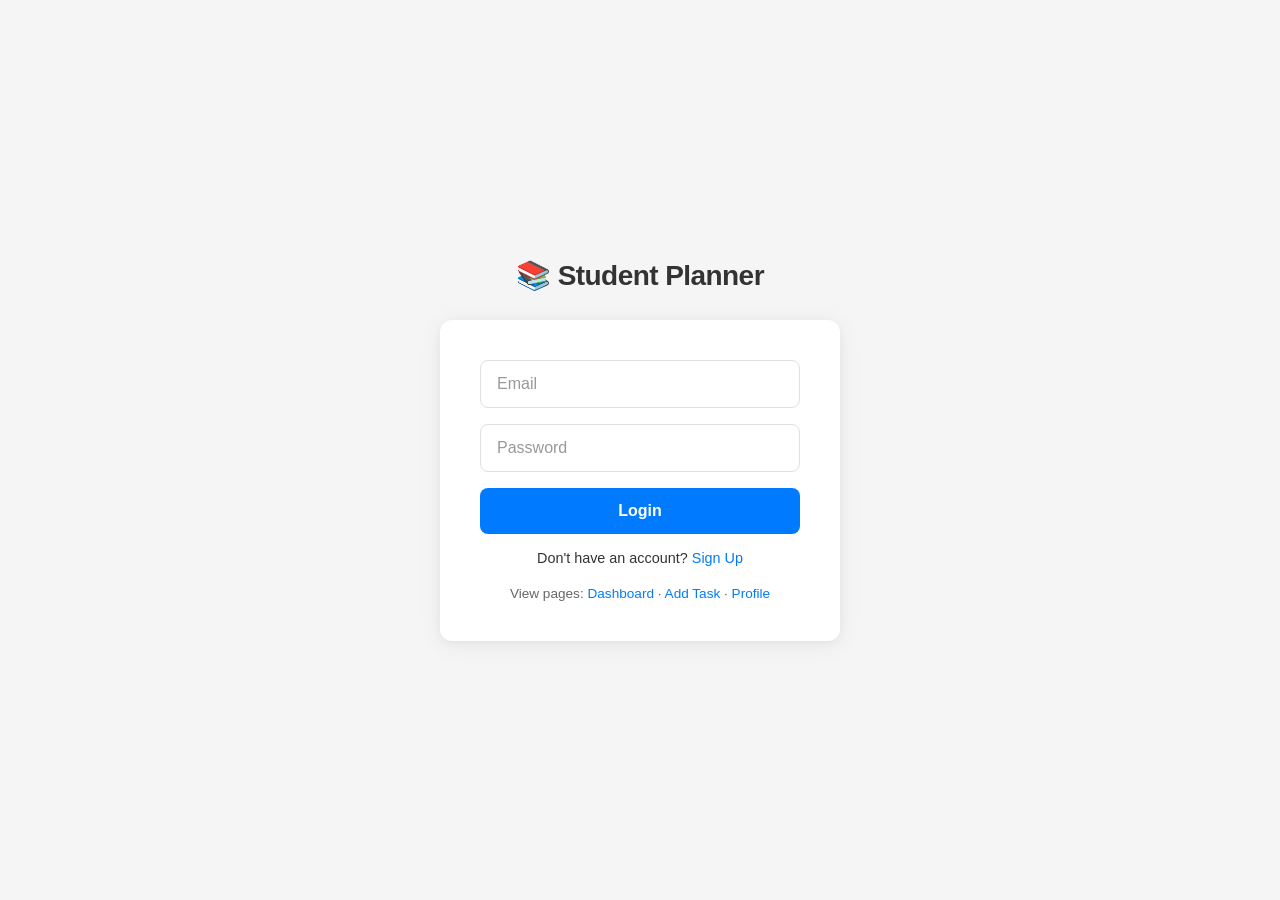
<file: index.html>
<!DOCTYPE html>
<html lang="en">
<head>
  <meta charset="UTF-8">
  <meta name="viewport" content="width=device-width, initial-scale=1.0">
  <title>Login – Student Planner</title>
  <link rel="stylesheet" href="css/style.css">
</head>
<body>
  <main class="login-page">
    <header class="login-header">
      <h1>📚 Student Planner</h1>
    </header>
    <div class="login-form-container">
      <form class="login-form" action="dashboard.html" method="get">
        <input type="email" name="email" placeholder="Email" required>
        <input type="password" name="password" placeholder="Password" required>
        <button type="submit" class="login-btn">Login</button>
      </form>
      <p class="login-signup-link">Don't have an account? <a href="signup.html">Sign Up</a></p>
      <p class="login-browse-pages">View pages: <a href="dashboard.html">Dashboard</a> · <a href="add-task.html">Add Task</a> · <a href="profile.html">Profile</a></p>
    </div>
  </main>
</body>
</html>
</file>
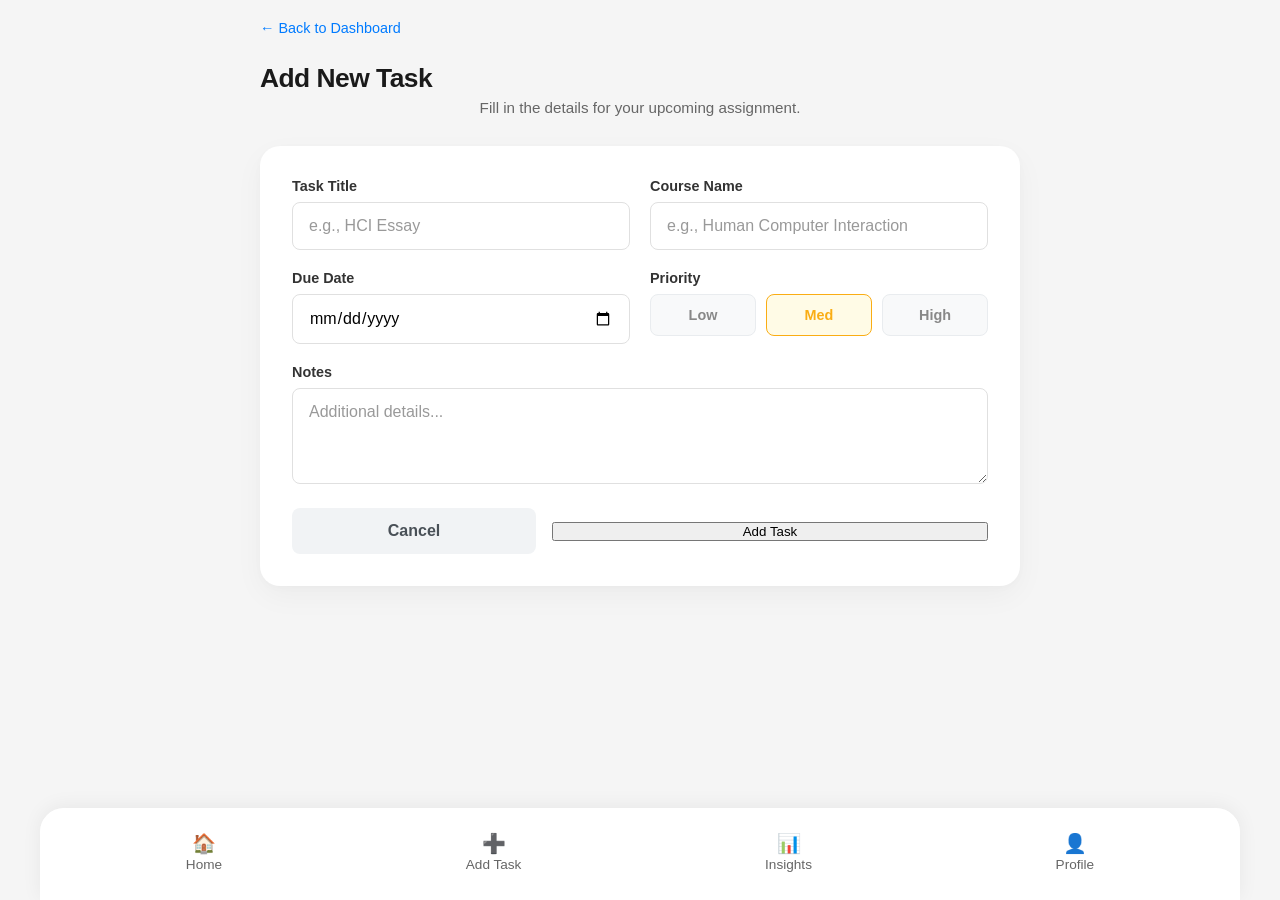
<file: add-task.html>
<!DOCTYPE html>
<html lang="en">
<head>
  <meta charset="UTF-8">
  <meta name="viewport" content="width=device-width, initial-scale=1.0">
  <title>Add Task – Student Planner</title>
  <link rel="stylesheet" href="css/style.css">
</head>
<body>
  <main class="add-task-page fade-in-animation">
    <header class="dashboard-header">
      <div class="header-top">
        <p class="back-to-login"><a href="dashboard.html">← Back to Dashboard</a></p>
      </div>
      <div class="welcome-section">
        <h1>Add New Task</h1>
        <p class="subtitle dashboard-subtitle">Fill in the details for your upcoming assignment.</p>
      </div>
    </header>

    <div class="add-task-form-container modern-card">
      <form class="add-task-form" action="dashboard.html" method="get">
        
        <div class="form-grid">
          <div class="form-group">
            <label for="task-title">Task Title</label>
            <input type="text" id="task-title" name="title" placeholder="e.g., HCI Essay" required>
          </div>
          <div class="form-group">
            <label for="course-name">Course Name</label>
            <input type="text" id="course-name" name="course" placeholder="e.g., Human Computer Interaction" required>
          </div>
        </div>

        <div class="form-grid">
          <div class="form-group">
            <label for="due-date">Due Date</label>
            <input type="date" id="due-date" name="dueDate" required>
          </div>
          <div class="form-group">
            <label>Priority</label>
            <div class="modern-radio-group">
              <label class="priority-pill low">
                <input type="radio" name="priority" value="low">
                <span>Low</span>
              </label>
              <label class="priority-pill medium">
                <input type="radio" name="priority" value="medium" checked>
                <span>Med</span>
              </label>
              <label class="priority-pill high">
                <input type="radio" name="priority" value="high">
                <span>High</span>
              </label>
            </div>
          </div>
        </div>

        <div class="form-group">
          <label for="notes">Notes</label>
          <textarea id="notes" name="notes" placeholder="Additional details..."></textarea>
        </div>

        <div class="form-actions">
          <a href="dashboard.html" class="cancel-btn">Cancel</a>
          <button type="submit" class="add-task-btn">Add Task</button>
        </div>
      </form>
    </div>
  </main>

  <nav class="bottom-nav">
    <a href="dashboard.html" class="nav-item"><span class="nav-icon">🏠</span> Home</a>
    <a href="add-task.html" class="nav-item"><span class="nav-icon">➕</span> Add Task</a>
    <a href="analytics.html" class="nav-item"><span class="nav-icon">📊</span> Insights</a>
    <a href="profile.html" class="nav-item"><span class="nav-icon">👤</span> Profile</a>
  </nav>
</body>
</html>
</file>
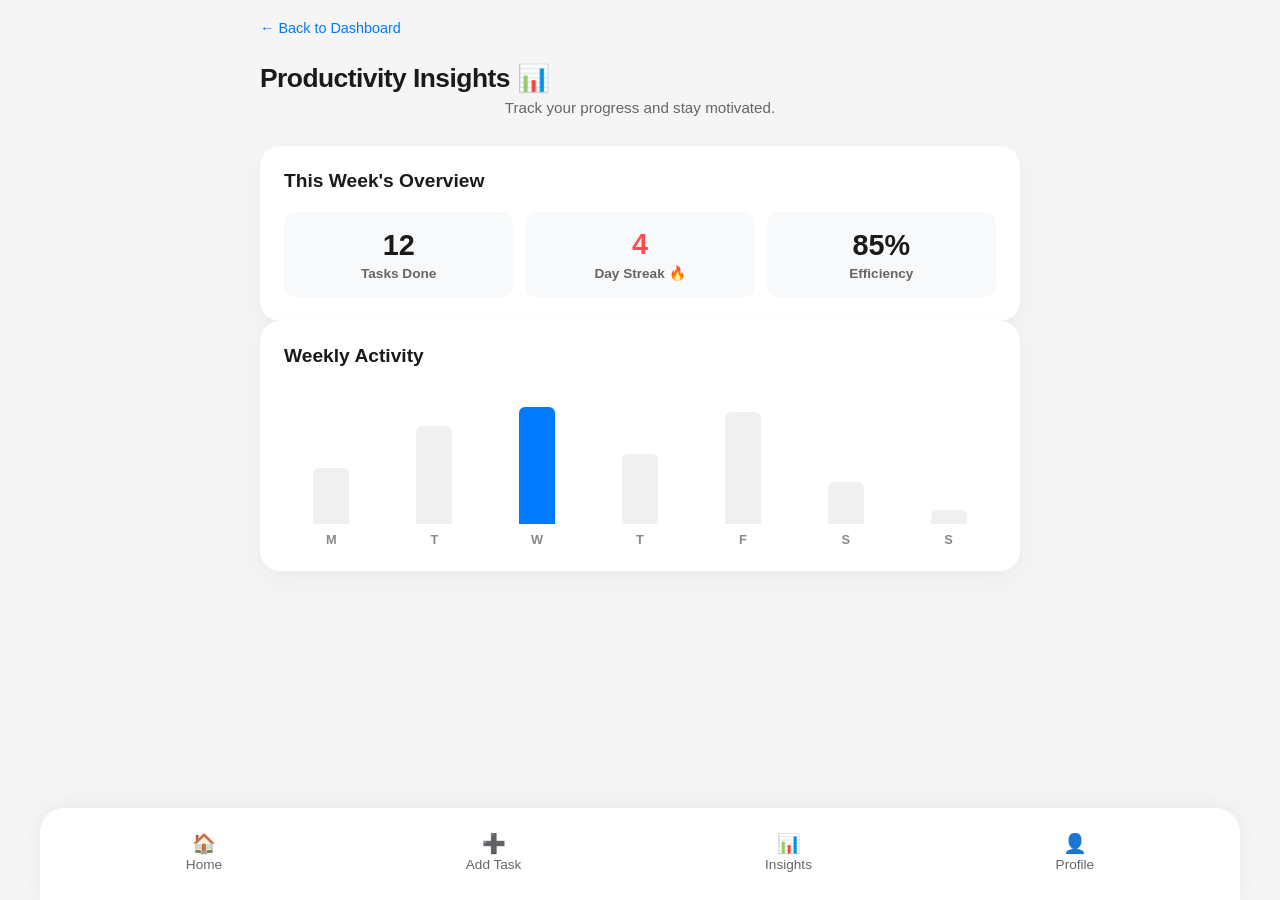
<file: analytics.html>
<!DOCTYPE html>
<html lang="en">
<head>
  <meta charset="UTF-8">
  <meta name="viewport" content="width=device-width, initial-scale=1.0">
  <title>Analytics – Student Planner</title>
  <link rel="stylesheet" href="css/style.css">
</head>
<body>
  <main class="analytics-page fade-in-animation">
    <header class="dashboard-header">
      <div class="header-top">
        <p class="back-to-login"><a href="dashboard.html">← Back to Dashboard</a></p>
      </div>
      <div class="welcome-section">
        <h1>Productivity Insights 📊</h1>
        <p class="subtitle dashboard-subtitle">Track your progress and stay motivated.</p>
      </div>
    </header>

    <section class="stats-overview modern-card">
      <div class="section-header">
        <h2 class="section-title">This Week's Overview</h2>
      </div>
      <div class="stats-grid">
        <div class="stat-box">
          <span class="stat-number">12</span>
          <span class="stat-label">Tasks Done</span>
        </div>
        <div class="stat-box">
          <span class="stat-number highlight">4</span>
          <span class="stat-label">Day Streak 🔥</span>
        </div>
        <div class="stat-box">
          <span class="stat-number">85%</span>
          <span class="stat-label">Efficiency</span>
        </div>
      </div>
    </section>

    <section class="chart-section modern-card">
      <div class="section-header">
        <h2 class="section-title">Weekly Activity</h2>
      </div>
      <div class="css-bar-chart">
        <div class="bar-container"><div class="bar" style="--target-height: 40%;"></div><span>M</span></div>
        <div class="bar-container"><div class="bar" style="--target-height: 70%;"></div><span>T</span></div>
        <div class="bar-container"><div class="bar" style="--target-height: 100%;" class="active"></div><span>W</span></div>
        <div class="bar-container"><div class="bar" style="--target-height: 50%;"></div><span>T</span></div>
        <div class="bar-container"><div class="bar" style="--target-height: 80%;"></div><span>F</span></div>
        <div class="bar-container"><div class="bar" style="--target-height: 30%;"></div><span>S</span></div>
        <div class="bar-container"><div class="bar" style="--target-height: 10%;"></div><span>S</span></div>
      </div>
    </section>
  </main>

 <nav class="bottom-nav">
    <a href="dashboard.html" class="nav-item"><span class="nav-icon">🏠</span> Home</a>
    <a href="add-task.html" class="nav-item"><span class="nav-icon">➕</span> Add Task</a>
    <a href="analytics.html" class="nav-item"><span class="nav-icon">📊</span> Insights</a>
    <a href="profile.html" class="nav-item"><span class="nav-icon">👤</span> Profile</a>
  </nav>
</body>
</html>
</file>
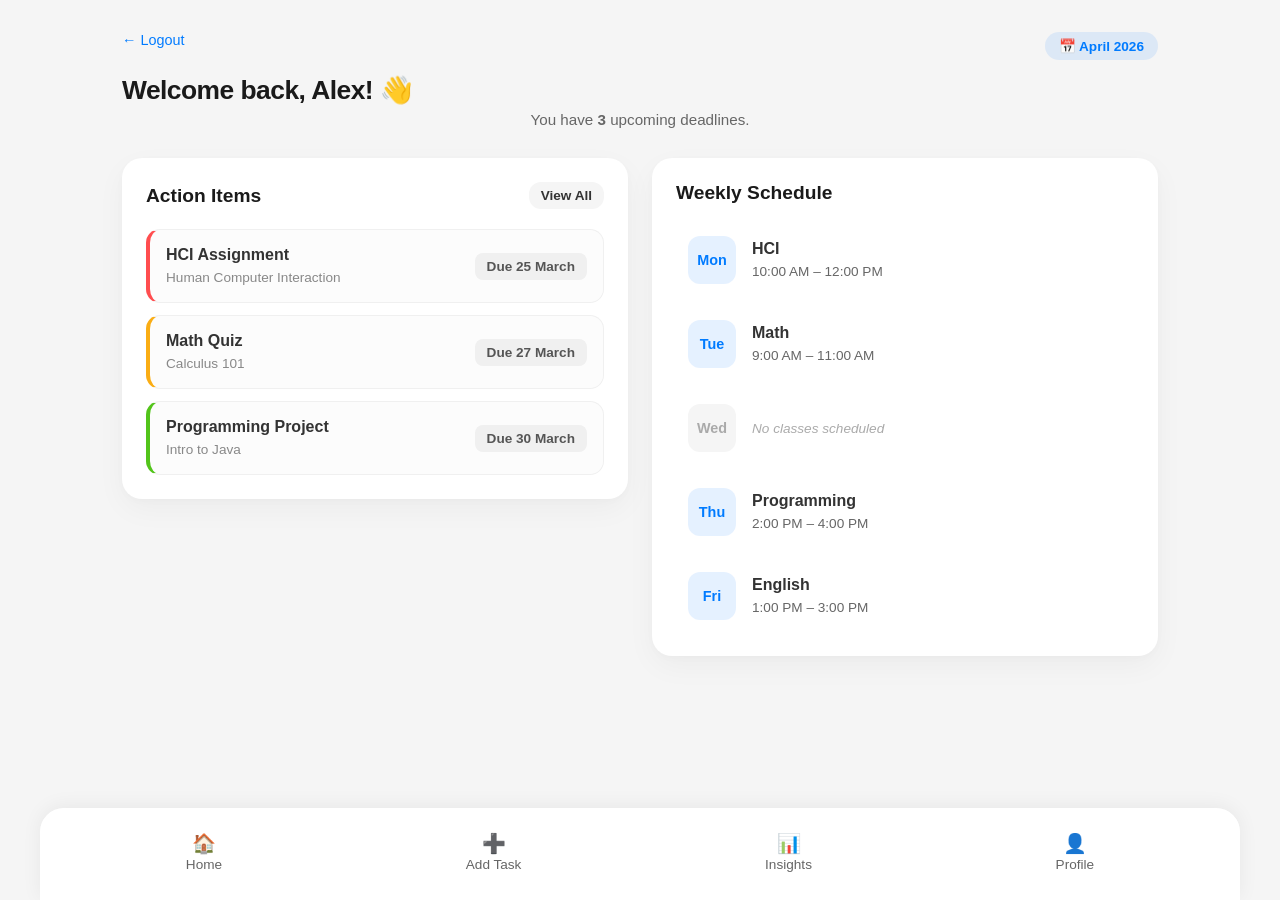
<file: dashboard.html>
<!DOCTYPE html>
<html lang="en">
<head>
  <meta charset="UTF-8">
  <meta name="viewport" content="width=device-width, initial-scale=1.0">
  <title>Dashboard – Student Planner</title>
  <link rel="stylesheet" href="css/style.css">
</head>
<body>
  <main class="dashboard-page fade-in-animation">
    <header class="dashboard-header">
      <div class="header-top">
        <p class="back-to-login"><a href="index.html">← Logout</a></p>
        <span class="date-badge">📅 April 2026</span>
      </div>
      <div class="welcome-section">
        <h1>Welcome back, Alex! 👋</h1>
        <p class="subtitle dashboard-subtitle">You have <strong>3</strong> upcoming deadlines.</p>
      </div>
    </header>

    <div class="dashboard-grid">
      <section class="deadlines-section modern-card">
        <div class="section-header">
          <h2 class="section-title">Action Items</h2>
          <a href="#" class="view-all">View All</a>
        </div>
        <div class="deadline-list">
          <div class="deadline-item high-priority">
            <div class="deadline-info">
              <strong>HCI Assignment</strong>
              <span>Human Computer Interaction</span>
            </div>
            <div class="deadline-meta">
              <span class="due-date">Due 25 March</span>
            </div>
          </div>
          <div class="deadline-item medium-priority">
            <div class="deadline-info">
              <strong>Math Quiz</strong>
              <span>Calculus 101</span>
            </div>
            <div class="deadline-meta">
              <span class="due-date">Due 27 March</span>
            </div>
          </div>
          <div class="deadline-item low-priority">
            <div class="deadline-info">
              <strong>Programming Project</strong>
              <span>Intro to Java</span>
            </div>
            <div class="deadline-meta">
              <span class="due-date">Due 30 March</span>
            </div>
          </div>
        </div>
      </section>

      <section class="timetable-section modern-card">
        <div class="section-header">
          <h2 class="section-title">Weekly Schedule</h2>
        </div>
        <div class="timetable-list">
          <div class="timetable-row">
            <div class="day-badge">Mon</div>
            <div class="class-details">
              <strong>HCI</strong>
              <span>10:00 AM – 12:00 PM</span>
            </div>
          </div>
          <div class="timetable-row">
            <div class="day-badge">Tue</div>
            <div class="class-details">
              <strong>Math</strong>
              <span>9:00 AM – 11:00 AM</span>
            </div>
          </div>
          <div class="timetable-row empty-day">
            <div class="day-badge">Wed</div>
            <div class="class-details">
              <span>No classes scheduled</span>
            </div>
          </div>
          <div class="timetable-row">
            <div class="day-badge">Thu</div>
            <div class="class-details">
              <strong>Programming</strong>
              <span>2:00 PM – 4:00 PM</span>
            </div>
          </div>
          <div class="timetable-row">
            <div class="day-badge">Fri</div>
            <div class="class-details">
              <strong>English</strong>
              <span>1:00 PM – 3:00 PM</span>
            </div>
          </div>
        </div>
      </section>
    </div>
  </main>

  <nav class="bottom-nav">
    <a href="dashboard.html" class="nav-item"><span class="nav-icon">🏠</span> Home</a>
    <a href="add-task.html" class="nav-item"><span class="nav-icon">➕</span> Add Task</a>
    <a href="analytics.html" class="nav-item"><span class="nav-icon">📊</span> Insights</a>
    <a href="profile.html" class="nav-item"><span class="nav-icon">👤</span> Profile</a>
  </nav>
</body>
</html>
</file>
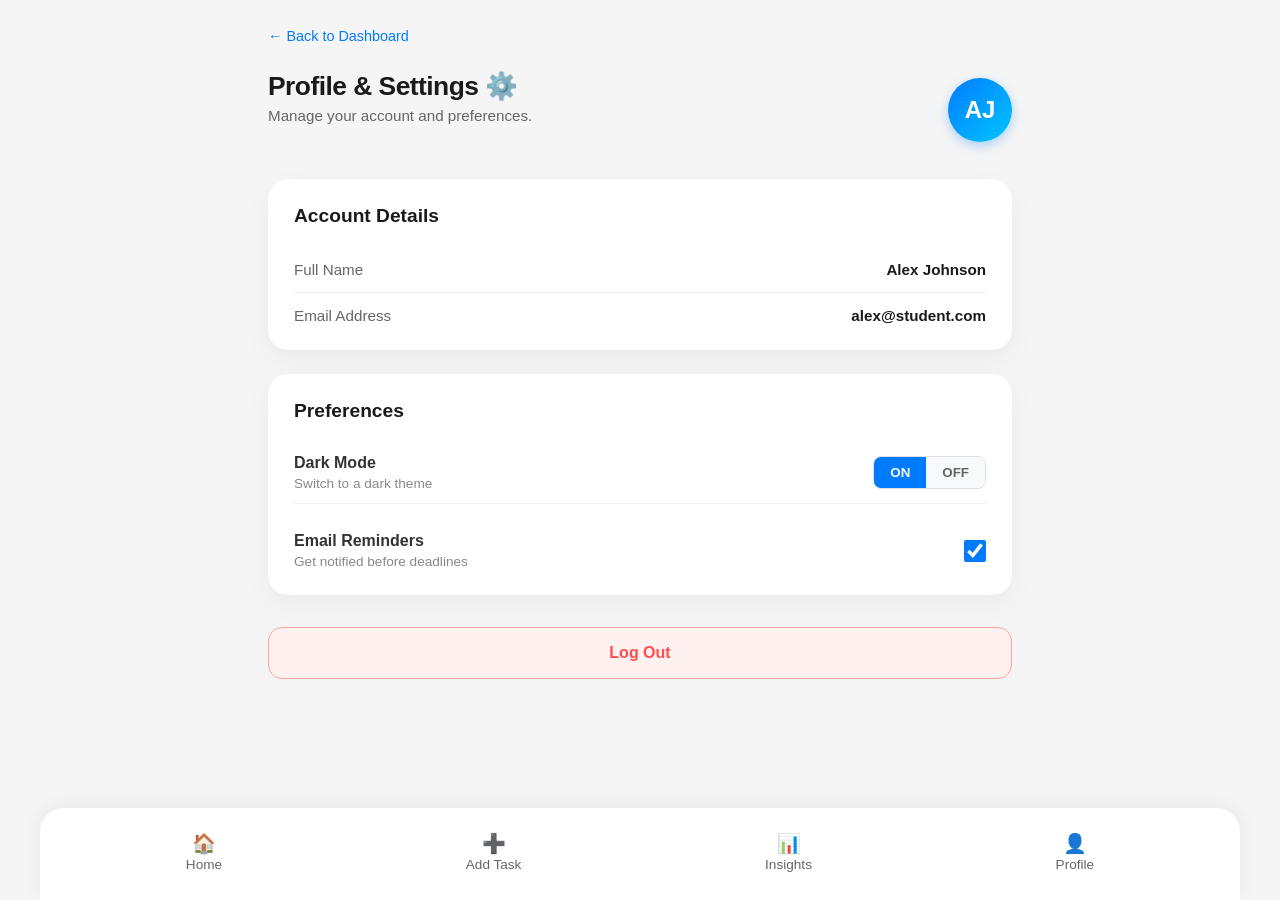
<file: profile.html>
<!DOCTYPE html>
<html lang="en">
<head>
  <meta charset="UTF-8">
  <meta name="viewport" content="width=device-width, initial-scale=1.0">
  <title>Profile & Settings – Student Planner</title>
  <link rel="stylesheet" href="css/style.css">
</head>
<body>
  <main class="profile-page fade-in-animation">
    <header class="dashboard-header">
      <div class="header-top">
        <p class="back-to-login"><a href="dashboard.html">← Back to Dashboard</a></p>
      </div>
      <div class="welcome-section profile-header-flex">
        <div>
          <h1>Profile & Settings ⚙️</h1>
          <p class="subtitle dashboard-subtitle">Manage your account and preferences.</p>
        </div>
        <div class="avatar-circle">AJ</div>
      </div>
    </header>

    <section class="profile-section modern-card">
      <div class="section-header">
        <h2 class="section-title">Account Details</h2>
      </div>
      <div class="profile-info">
        <div class="info-row">
          <span class="info-label">Full Name</span>
          <span class="info-value">Alex Johnson</span>
        </div>
        <div class="info-row">
          <span class="info-label">Email Address</span>
          <span class="info-value">alex@student.com</span>
        </div>
      </div>
    </section>

    <section class="profile-section modern-card">
      <div class="section-header">
        <h2 class="section-title">Preferences</h2>
      </div>
      <div class="preference-list">
        <div class="preference-row">
          <div class="pref-text">
            <strong>Dark Mode</strong>
            <span>Switch to a dark theme</span>
          </div>
          <div class="toggle-buttons">
            <button type="button" class="toggle-btn active">ON</button>
            <button type="button" class="toggle-btn">OFF</button>
          </div>
        </div>
        <div class="preference-row">
          <label class="checkbox-option">
            <div class="pref-text">
              <strong>Email Reminders</strong>
              <span>Get notified before deadlines</span>
            </div>
            <input type="checkbox" name="reminders" checked>
          </label>
        </div>
      </div>
    </section>

    <a href="index.html" class="logout-btn-modern">Log Out</a>
  </main>

 <nav class="bottom-nav">
    <a href="dashboard.html" class="nav-item"><span class="nav-icon">🏠</span> Home</a>
    <a href="add-task.html" class="nav-item"><span class="nav-icon">➕</span> Add Task</a>
    <a href="analytics.html" class="nav-item"><span class="nav-icon">📊</span> Insights</a>
    <a href="profile.html" class="nav-item"><span class="nav-icon">👤</span> Profile</a>
  </nav>
</body>
</html>
</file>
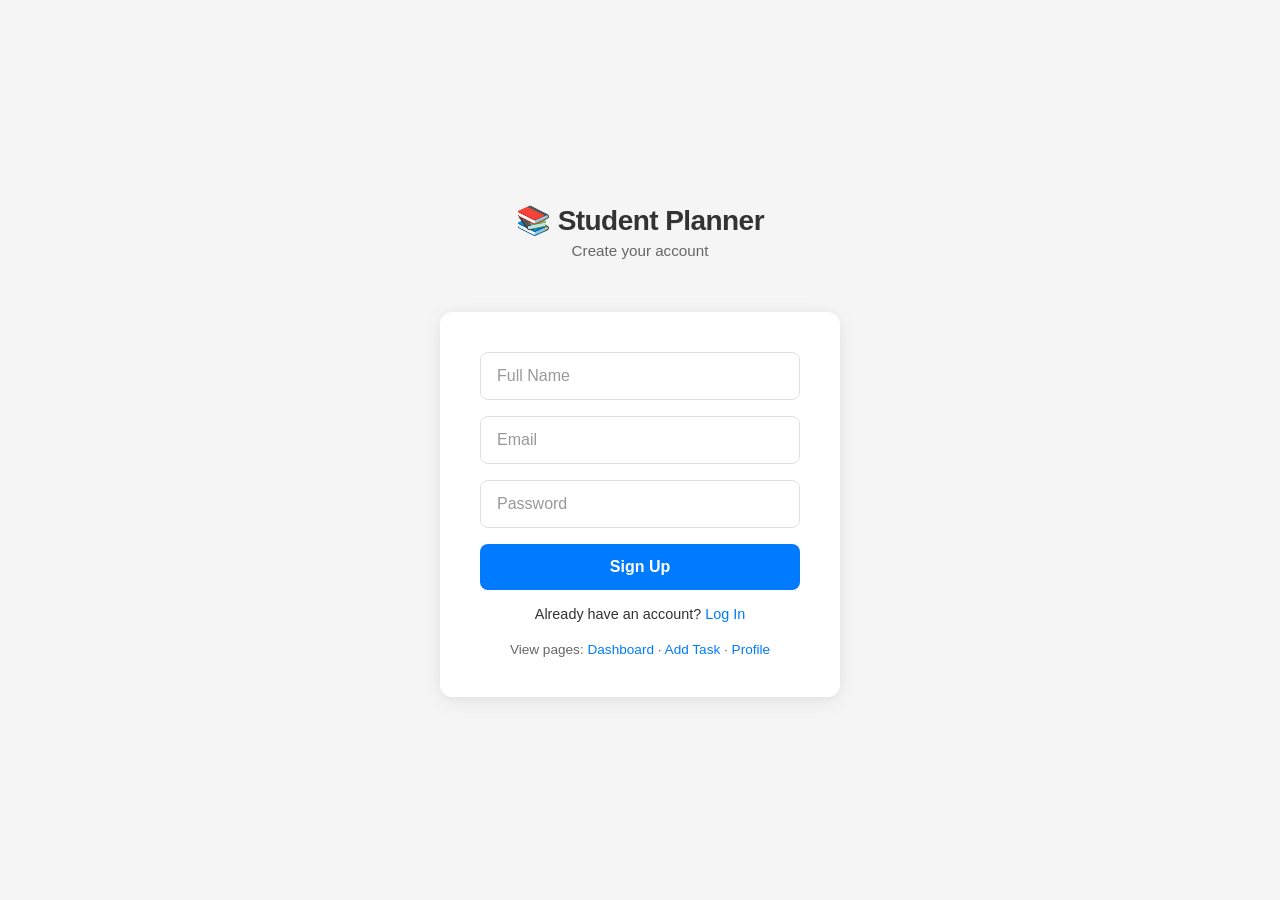
<file: signup.html>
<!DOCTYPE html>
<html lang="en">
<head>
  <meta charset="UTF-8">
  <meta name="viewport" content="width=device-width, initial-scale=1.0">
  <title>Sign Up – Student Planner</title>
  <link rel="stylesheet" href="css/style.css">
</head>
<body>
  <main class="login-page fade-in-animation">
    <header class="login-header">
      <h1>📚 Student Planner</h1>
      <p class="subtitle">Create your account</p>
    </header>
    <div class="login-form-container">
      <form class="login-form" action="dashboard.html" method="get">
        <input type="text" name="name" placeholder="Full Name" required>
        <input type="email" name="email" placeholder="Email" required>
        <input type="password" name="password" placeholder="Password" required>
        <button type="submit" class="login-btn">Sign Up</button>
      </form>
      <p class="login-signup-link">Already have an account? <a href="index.html">Log In</a></p>
      <p class="login-browse-pages">View pages: <a href="dashboard.html">Dashboard</a> · <a href="add-task.html">Add Task</a> · <a href="profile.html">Profile</a></p>
    </div>
  </main>
</body>
</html>
</file>
<file: css/style.css>
/* ===== Shared / Reset ===== */
* {
  box-sizing: border-box;
  margin: 0;
  padding: 0;
}

@media (prefers-reduced-motion: reduce) {
  *, *::before, *::after {
    animation-duration: 0.01ms !important;
    animation-iteration-count: 1 !important;
    transition-duration: 0.01ms !important;
  }
}

body {
  font-family: Arial, sans-serif;
  background: #f5f5f5;
  min-height: 100vh;
  color: #333;
}

a {
  color: #007bff;
  text-decoration: none;
  transition: color 0.2s ease, opacity 0.2s ease;
}

a:hover {
  text-decoration: underline;
}

/* ===== Animations ===== */
@keyframes fadeInUp {
  from {
    opacity: 0;
    transform: translateY(16px);
  }
  to {
    opacity: 1;
    transform: translateY(0);
  }
}

@keyframes fadeIn {
  from { opacity: 0; }
  to { opacity: 1; }
}

@keyframes scaleIn {
  from {
    opacity: 0;
    transform: scale(0.96);
  }
  to {
    opacity: 1;
    transform: scale(1);
  }
}

/* ===== Login Page ===== */
.login-page {
  min-height: 100vh;
  display: flex;
  flex-direction: column;
  align-items: center;
  justify-content: center;
  padding: 24px;
}

.login-header {
  text-align: center;
  margin-bottom: 28px;
  animation: fadeInUp 0.5s ease forwards;
}

.login-header h1 {
  font-size: 1.75rem;
  font-weight: 600;
  color: #333;
  letter-spacing: -0.02em;
}

.login-form-container {
  background: white;
  border-radius: 12px;
  box-shadow: 0 4px 24px rgba(0, 0, 0, 0.06), 0 2px 8px rgba(0, 0, 0, 0.04);
  padding: 36px;
  width: 100%;
  max-width: 360px;
  animation: scaleIn 0.4s ease 0.1s both;
  transition: box-shadow 0.3s ease, transform 0.3s ease;
}

.login-form-container:hover {
  box-shadow: 0 8px 32px rgba(0, 0, 0, 0.08), 0 4px 12px rgba(0, 0, 0, 0.04);
}

.login-form-container input {
  width: 100%;
  padding: 14px 16px;
  border: 1px solid #e0e0e0;
  border-radius: 8px;
  font-family: Arial, sans-serif;
  font-size: 1rem;
  margin-bottom: 16px;
  transition: border-color 0.2s ease, box-shadow 0.2s ease;
}

.login-form-container input:focus {
  outline: none;
  border-color: #007bff;
  box-shadow: 0 0 0 3px rgba(0, 123, 255, 0.15);
}

.login-form-container input::placeholder {
  color: #999;
}

.login-btn {
  width: 100%;
  padding: 14px;
  background: #007bff;
  color: white;
  border: none;
  border-radius: 8px;
  font-family: Arial, sans-serif;
  font-size: 1rem;
  font-weight: 600;
  cursor: pointer;
  margin-bottom: 16px;
  transition: background 0.2s ease, transform 0.2s ease, box-shadow 0.2s ease;
}

.login-btn:hover {
  background: #0069d9;
  transform: translateY(-1px);
  box-shadow: 0 4px 12px rgba(0, 123, 255, 0.35);
}

.login-btn:active {
  transform: translateY(0);
}

.login-signup-link {
  text-align: center;
  font-size: 0.9rem;
  animation: fadeIn 0.4s ease 0.3s both;
}

.login-browse-pages {
  text-align: center;
  font-size: 0.85rem;
  margin-top: 20px;
  color: #666;
  animation: fadeIn 0.4s ease 0.4s both;
}

.login-browse-pages a {
  color: #007bff;
}

.login-browse-pages a:hover {
  text-decoration: none;
  opacity: 0.85;
}

/* ===== Back to Login (app pages) ===== */
.back-to-login {
  margin-bottom: 12px;
  font-size: 0.9rem;
}

.back-to-login a {
  color: #007bff;
}

.back-to-login a:hover {
  text-decoration: none;
  opacity: 0.85;
}

/* ===== Dashboard Page Redesign ===== */
.dashboard-page {
  min-height: 100vh;
  padding: 20px;
  padding-bottom: 100px;
  max-width: 1100px;
  margin: 0 auto;
}

.dashboard-header {
  margin-bottom: 30px;
  animation: fadeInUp 0.5s ease forwards;
}

.header-top {
  display: flex;
  justify-content: space-between;
  align-items: center;
  margin-bottom: 15px;
}

.date-badge {
  background: rgba(0, 123, 255, 0.1);
  color: #007bff;
  padding: 6px 14px;
  border-radius: 20px;
  font-size: 0.85rem;
  font-weight: 600;
}

.welcome-section h1 {
  font-size: 1.8rem;
  font-weight: 700;
  color: #1a1a1a;
  letter-spacing: -0.02em;
  margin-bottom: 5px;
}

.dashboard-subtitle {
  text-align: left;
  margin: 0;
  font-size: 1rem;
}

.dashboard-grid {
  display: grid;
  grid-template-columns: 1fr;
  gap: 24px;
}

.modern-card {
  background: #ffffff;
  border-radius: 20px;
  box-shadow: 0 10px 30px rgba(0, 0, 0, 0.04), 0 2px 8px rgba(0, 0, 0, 0.02);
  padding: 24px;
  transition: transform 0.3s ease, box-shadow 0.3s ease;
  animation: fadeInUp 0.6s ease both;
}

.modern-card:hover {
  box-shadow: 0 15px 35px rgba(0, 0, 0, 0.06), 0 4px 12px rgba(0, 0, 0, 0.03);
}

.section-header {
  display: flex;
  justify-content: space-between;
  align-items: center;
  margin-bottom: 20px;
}

.section-title {
  font-size: 1.2rem;
  font-weight: 700;
  color: #1a1a1a;
  margin: 0;
}

.view-all {
  font-size: 0.85rem;
  font-weight: 600;
  background: #f5f5f5;
  padding: 6px 12px;
  border-radius: 12px;
  color: #333;
  transition: background 0.2s ease, color 0.2s ease;
}

.view-all:hover {
  background: #007bff;
  color: white;
  text-decoration: none;
}

/* Deadlines List */
.deadline-list {
  display: flex;
  flex-direction: column;
  gap: 12px;
}

.deadline-item {
  display: flex;
  justify-content: space-between;
  align-items: center;
  padding: 16px;
  border-radius: 14px;
  background: #fcfcfc;
  border: 1px solid #f0f0f0;
  border-left: 4px solid #ccc;
  transition: transform 0.2s ease, background 0.2s ease, border-color 0.2s ease;
}

.deadline-item:hover {
  transform: translateX(4px);
  background: #ffffff;
  border-color: #e8e8e8;
}

.deadline-item.high-priority { border-left-color: #ff4d4f; }
.deadline-item.medium-priority { border-left-color: #faad14; }
.deadline-item.low-priority { border-left-color: #52c41a; }

.deadline-info strong {
  display: block;
  font-size: 1rem;
  color: #333;
  margin-bottom: 4px;
}

.deadline-info span {
  font-size: 0.85rem;
  color: #888;
}

.due-date {
  font-size: 0.85rem;
  font-weight: 600;
  color: #555;
  background: #f0f0f0;
  padding: 6px 12px;
  border-radius: 8px;
}

/* Timetable List */
.timetable-list {
  display: flex;
  flex-direction: column;
  gap: 12px;
}

.timetable-row {
  display: flex;
  align-items: center;
  gap: 16px;
  padding: 12px;
  border-radius: 14px;
  transition: background 0.2s ease, transform 0.2s ease;
}

.timetable-row:hover {
  background: rgba(0, 123, 255, 0.04);
  transform: translateX(4px);
}

.day-badge {
  width: 48px;
  height: 48px;
  display: flex;
  align-items: center;
  justify-content: center;
  background: rgba(0, 123, 255, 0.1);
  color: #007bff;
  font-weight: 700;
  font-size: 0.9rem;
  border-radius: 12px;
  flex-shrink: 0;
}

.empty-day .day-badge {
  background: #f5f5f5;
  color: #aaa;
}

.class-details strong {
  display: block;
  font-size: 1rem;
  color: #333;
  margin-bottom: 4px;
}

.class-details span {
  font-size: 0.85rem;
  color: #666;
}

.empty-day .class-details span {
  color: #aaa;
  font-style: italic;
}

/* Desktop Grid Configuration */
@media (min-width: 850px) {
  .dashboard-grid {
    grid-template-columns: 1fr 1fr;
    align-items: start;
  }
}
/* Bottom Navigation */
.bottom-nav {
  position: fixed;
  bottom: 0;
  left: 0;
  right: 0;
  z-index: 100;
  background: rgba(255, 255, 255, 0.98);
  backdrop-filter: blur(8px);
  box-shadow: 0 -2px 20px rgba(0, 0, 0, 0.06);
  padding: 12px 0;
  padding-bottom: max(14px, env(safe-area-inset-bottom));
  display: flex;
  justify-content: space-around;
  align-items: center;
  width: 100%;
  max-width: 1200px;
  left: 50%;
  transform: translateX(-50%);
  border-radius: 20px 20px 0 0;
}

.nav-icon {
  font-size: 1.2rem;
  line-height: 1;
  display: block;
  margin-bottom: 2px;
}

.nav-item {
  display: flex;
  flex-direction: column;
  align-items: center;
  gap: 2px;
  color: #666;
  font-size: 0.8rem;
  padding: 10px 20px;
  border-radius: 10px;
  text-decoration: none;
  transition: color 0.2s ease, background 0.2s ease, transform 0.2s ease;
}

.nav-item:hover {
  color: #007bff;
  background: rgba(0, 123, 255, 0.06);
  text-decoration: none;
}

.nav-item:active {
  transform: scale(0.98);
}

.nav-item.active {
  color: #007bff;
  font-weight: 600;
  background: rgba(0, 123, 255, 0.1);
}

/* ===== Add Task Page ===== */
.form-group {
  margin-bottom: 20px;
  animation: fadeInUp 0.4s ease both;
}

.form-group:nth-child(1) { animation-delay: 0.15s; }
.form-group:nth-child(2) { animation-delay: 0.2s; }
.form-group:nth-child(3) { animation-delay: 0.25s; }
.form-group:nth-child(4) { animation-delay: 0.3s; }
.form-group:nth-child(5) { animation-delay: 0.35s; }
.form-group:nth-child(6) { animation-delay: 0.4s; }
.form-group:nth-child(7) { animation-delay: 0.45s; }
.form-group:nth-child(8) { animation-delay: 0.5s; }

.form-group label {
  display: block;
  margin-bottom: 8px;
  font-size: 0.9rem;
  font-weight: 600;
  color: #333;
}

.form-group input[type="text"],
.form-group input[type="date"],
.form-group textarea {
  width: 100%;
  padding: 14px 16px;
  border: 1px solid #e0e0e0;
  border-radius: 8px;
  font-family: Arial, sans-serif;
  font-size: 1rem;
  transition: border-color 0.2s ease, box-shadow 0.2s ease;
}

.form-group input:focus,
.form-group textarea:focus {
  outline: none;
  border-color: #007bff;
  box-shadow: 0 0 0 3px rgba(0, 123, 255, 0.15);
}

.form-group textarea {
  min-height: 96px;
  resize: vertical;
}

.form-group input::placeholder,
.form-group textarea::placeholder {
  color: #999;
}



/* ===== Profile Page Redesign ===== */
.profile-page {
  min-height: 100vh;
  padding: 20px;
  padding-bottom: 100px;
  max-width: 800px;
  margin: 0 auto;
}

.profile-header-flex {
  display: flex;
  justify-content: space-between;
  align-items: center;
  gap: 20px;
}

.avatar-circle {
  width: 64px;
  height: 64px;
  border-radius: 50%;
  background: linear-gradient(135deg, #007bff, #00c6ff);
  color: white;
  display: flex;
  align-items: center;
  justify-content: center;
  font-size: 1.5rem;
  font-weight: 700;
  flex-shrink: 0;
  box-shadow: 0 4px 12px rgba(0, 123, 255, 0.3);
}

.profile-section {
  margin-bottom: 24px;
}

.info-row {
  display: flex;
  justify-content: space-between;
  align-items: center;
  padding: 14px 0;
  border-bottom: 1px solid #f0f0f0;
}

.info-row:last-child {
  border-bottom: none;
  padding-bottom: 0;
}

.info-label {
  color: #666;
  font-size: 0.95rem;
}

.info-value {
  color: #1a1a1a;
  font-weight: 600;
  font-size: 0.95rem;
}

.preference-list {
  display: flex;
  flex-direction: column;
  gap: 16px;
}

.preference-row {
  display: flex;
  align-items: center;
  justify-content: space-between;
  padding: 12px 0;
  border-bottom: 1px solid #f0f0f0;
}

.preference-row:last-child {
  border-bottom: none;
  padding-bottom: 0;
}

.pref-text strong {
  display: block;
  color: #333;
  font-size: 1rem;
  margin-bottom: 4px;
}

.pref-text span {
  display: block;
  color: #888;
  font-size: 0.85rem;
}

/* Toggle Buttons Adjustments */
.toggle-buttons {
  display: flex;
  border: 1px solid #e0e0e0;
  border-radius: 8px;
  overflow: hidden;
}

.toggle-btn {
  padding: 8px 16px;
  border: none;
  background: #f8f9fa;
  color: #666;
  font-weight: 600;
  cursor: pointer;
  transition: background 0.2s ease, color 0.2s ease;
}

.toggle-btn.active {
  background: #007bff;
  color: white;
}

/* Custom Checkbox Alignment */
.checkbox-option {
  display: flex;
  align-items: center;
  justify-content: space-between;
  width: 100%;
  cursor: pointer;
  -webkit-tap-highlight-color: transparent;
}

.checkbox-option input {
  width: 22px;
  height: 22px;
  accent-color: #007bff;
  cursor: pointer;
  margin-left: 15px;
}

/* Modern Logout Button */
.logout-btn-modern {
  display: block;
  width: 100%;
  text-align: center;
  padding: 16px;
  background: #fff1f0;
  color: #ff4d4f;
  border: 1px solid #ffa39e;
  border-radius: 14px;
  font-weight: 700;
  font-size: 1rem;
  margin-top: 32px;
  transition: all 0.2s ease;
}

.logout-btn-modern:hover {
  background: #ff4d4f;
  color: white;
  text-decoration: none;
  transform: translateY(-2px);
  box-shadow: 0 4px 12px rgba(255, 77, 79, 0.2);
}

/* ===== Responsive ===== */
@media (min-width: 600px) {
  .login-page {
    padding: 32px;
  }

  .login-form-container {
    padding: 40px;
    max-width: 400px;
  }

  .dashboard-page {
    padding: 28px;
    padding-bottom: 100px;
  }

  .dashboard-header h1 {
    font-size: 1.65rem;
  }


  .bottom-nav {
    padding: 14px 24px;
    padding-bottom: max(16px, env(safe-area-inset-bottom));
    border-radius: 24px 24px 0 0;
    left: 50%;
    right: auto;
    width: 100%;
    max-width: 1200px;
  }

  .nav-item {
    padding: 12px 24px;
    font-size: 0.85rem;
  }

  .add-task-page,
  .profile-page {
    padding: 28px;
    padding-bottom: 100px;
  }

  .add-task-form-container {
    padding: 32px;
  }

  .profile-section {
    padding: 26px;
  }
}

@media (min-width: 900px) {


  .dashboard-page {
    padding: 32px;
  }
}


/* --- UI Animations & Sign-Up specific styles --- */

.fade-in-animation {
  animation: fadeIn 0.6s cubic-bezier(0.25, 0.46, 0.45, 0.94) both;
}

@keyframes fadeIn {
  0% { 
    opacity: 0; 
    transform: translateY(15px); 
  }
  100% { 
    opacity: 1; 
    transform: translateY(0); 
  }
}

.subtitle {
  text-align: center;
  color: #666;
  margin-top: 5px; /* Changed from -15px to add proper spacing */
  margin-bottom: 25px;
  font-size: 0.95rem;
}

/* Smooth transitions for interactive elements */
.login-form input {
  transition: border-color 0.3s ease, box-shadow 0.3s ease;
}

.login-form input:focus {
  border-color: #007bff;
  box-shadow: 0 0 8px rgba(0, 123, 255, 0.2);
  outline: none;
}

.login-btn {
  transition: background-color 0.3s ease, transform 0.2s ease;
}

.login-btn:active {
  transform: scale(0.97);
}

/* Ensure mobile responsiveness for the auth containers */
@media (max-width: 480px) {
  .login-form-container {
    padding: 20px;
    width: 90%;
    margin: 0 auto;
  }
}



/* ===== Add Task Page ===== */
.add-task-page {
  min-height: 100vh;
  padding: 20px;
  padding-bottom: 100px;
  max-width: 800px; /* Widened slightly for the grid layout */
  margin: 0 auto;
}

/* Form Layout Grid */
.form-grid {
  display: grid;
  grid-template-columns: 1fr;
  gap: 0 20px;
}

@media (min-width: 650px) {
  .form-grid {
    grid-template-columns: 1fr 1fr;
  }
}

/* Modern Priority Pills */
.modern-radio-group {
  display: flex;
  gap: 10px;
  margin-top: 5px;
}

.priority-pill {
  flex: 1;
  position: relative;
  cursor: pointer;
  -webkit-tap-highlight-color: transparent;
}

.priority-pill input {
  position: absolute;
  opacity: 0;
  cursor: pointer;
}

.priority-pill span {
  display: flex;
  justify-content: center;
  align-items: center;
  padding: 12px 6px;
  border-radius: 8px;
  font-size: 0.9rem;
  font-weight: 600;
  color: #888;
  background: #f8f9fa;
  border: 1px solid #e9ecef;
  transition: all 0.2s ease;
}

/* Priority Pill Active States */
.priority-pill.low input:checked ~ span { 
  background: #f6ffed; 
  border-color: #52c41a; 
  color: #52c41a; 
}
.priority-pill.medium input:checked ~ span { 
  background: #fffbe6; 
  border-color: #faad14; 
  color: #faad14; 
}
.priority-pill.high input:checked ~ span { 
  background: #fff1f0; 
  border-color: #ff4d4f; 
  color: #ff4d4f; 
}

/* Form Action Buttons */
.form-actions {
  display: flex;
  align-items: center;
  gap: 16px;
  margin-top: 10px;
}

.cancel-btn {
  flex: 1;
  text-align: center;
  padding: 14px;
  background: #f1f3f5;
  color: #495057;
  border-radius: 8px;
  font-weight: 600;
  transition: background 0.2s ease, transform 0.2s ease;
}

.cancel-btn:hover {
  background: #e2e6ea;
  text-decoration: none;
}

.cancel-btn:active {
  transform: translateY(1px);
}

.add-task-btn {
  flex: 2; /* Submit button takes up more visual weight */
  margin-bottom: 0; /* Override old margin */
  margin-top: 0;
}


/* ===== Analytics Page ===== */
.analytics-page {
  min-height: 100vh;
  padding: 20px;
  padding-bottom: 100px;
  max-width: 800px;
  margin: 0 auto;
}

.stats-grid {
  display: grid;
  grid-template-columns: repeat(3, 1fr);
  gap: 12px;
}

.stat-box {
  background: #f8f9fa;
  border-radius: 12px;
  padding: 16px 8px;
  text-align: center;
  display: flex;
  flex-direction: column;
  justify-content: center;
  transition: transform 0.2s ease;
}

.stat-box:hover {
  transform: translateY(-3px);
  box-shadow: 0 4px 12px rgba(0,0,0,0.05);
}

.stat-number {
  font-size: 1.6rem;
  font-weight: 700;
  color: #1a1a1a;
  margin-bottom: 4px;
}

.stat-number.highlight {
  color: #ff4d4f;
}

.stat-label {
  font-size: 0.75rem;
  color: #666;
  font-weight: 600;
}

/* CSS Bar Chart with Smooth Animation */
.css-bar-chart {
  display: flex;
  justify-content: space-between;
  align-items: flex-end;
  height: 160px;
  padding-top: 20px;
  gap: 8px;
}

.bar-container {
  display: flex;
  flex-direction: column;
  align-items: center;
  flex: 1;
  height: 100%;
  justify-content: flex-end;
  gap: 8px;
}

.bar {
  width: 100%;
  max-width: 36px;
  background: #f0f0f0;
  border-radius: 6px 6px 0 0;
  height: 0; /* Starting point for animation */
  animation: growBar 1s cubic-bezier(0.25, 0.46, 0.45, 0.94) forwards;
  animation-delay: 0.2s;
  transition: background 0.3s ease;
}

.bar-container:hover .bar {
  background: #007bff;
}

.bar-container:nth-child(3) .bar {
  background: #007bff; /* Highlights current day */
}

.bar-container span {
  font-size: 0.8rem;
  color: #888;
  font-weight: 600;
}

@keyframes growBar {
  to { height: var(--target-height); }
}

/* Adjust Nav Items to fit 4 tabs nicely on mobile */
.nav-item {
  padding: 10px 12px;
}
@media (min-width: 600px) {
  .nav-item { padding: 12px 24px; }
  .stat-number { font-size: 1.8rem; }
  .stat-label { font-size: 0.85rem; }
}
</file>
